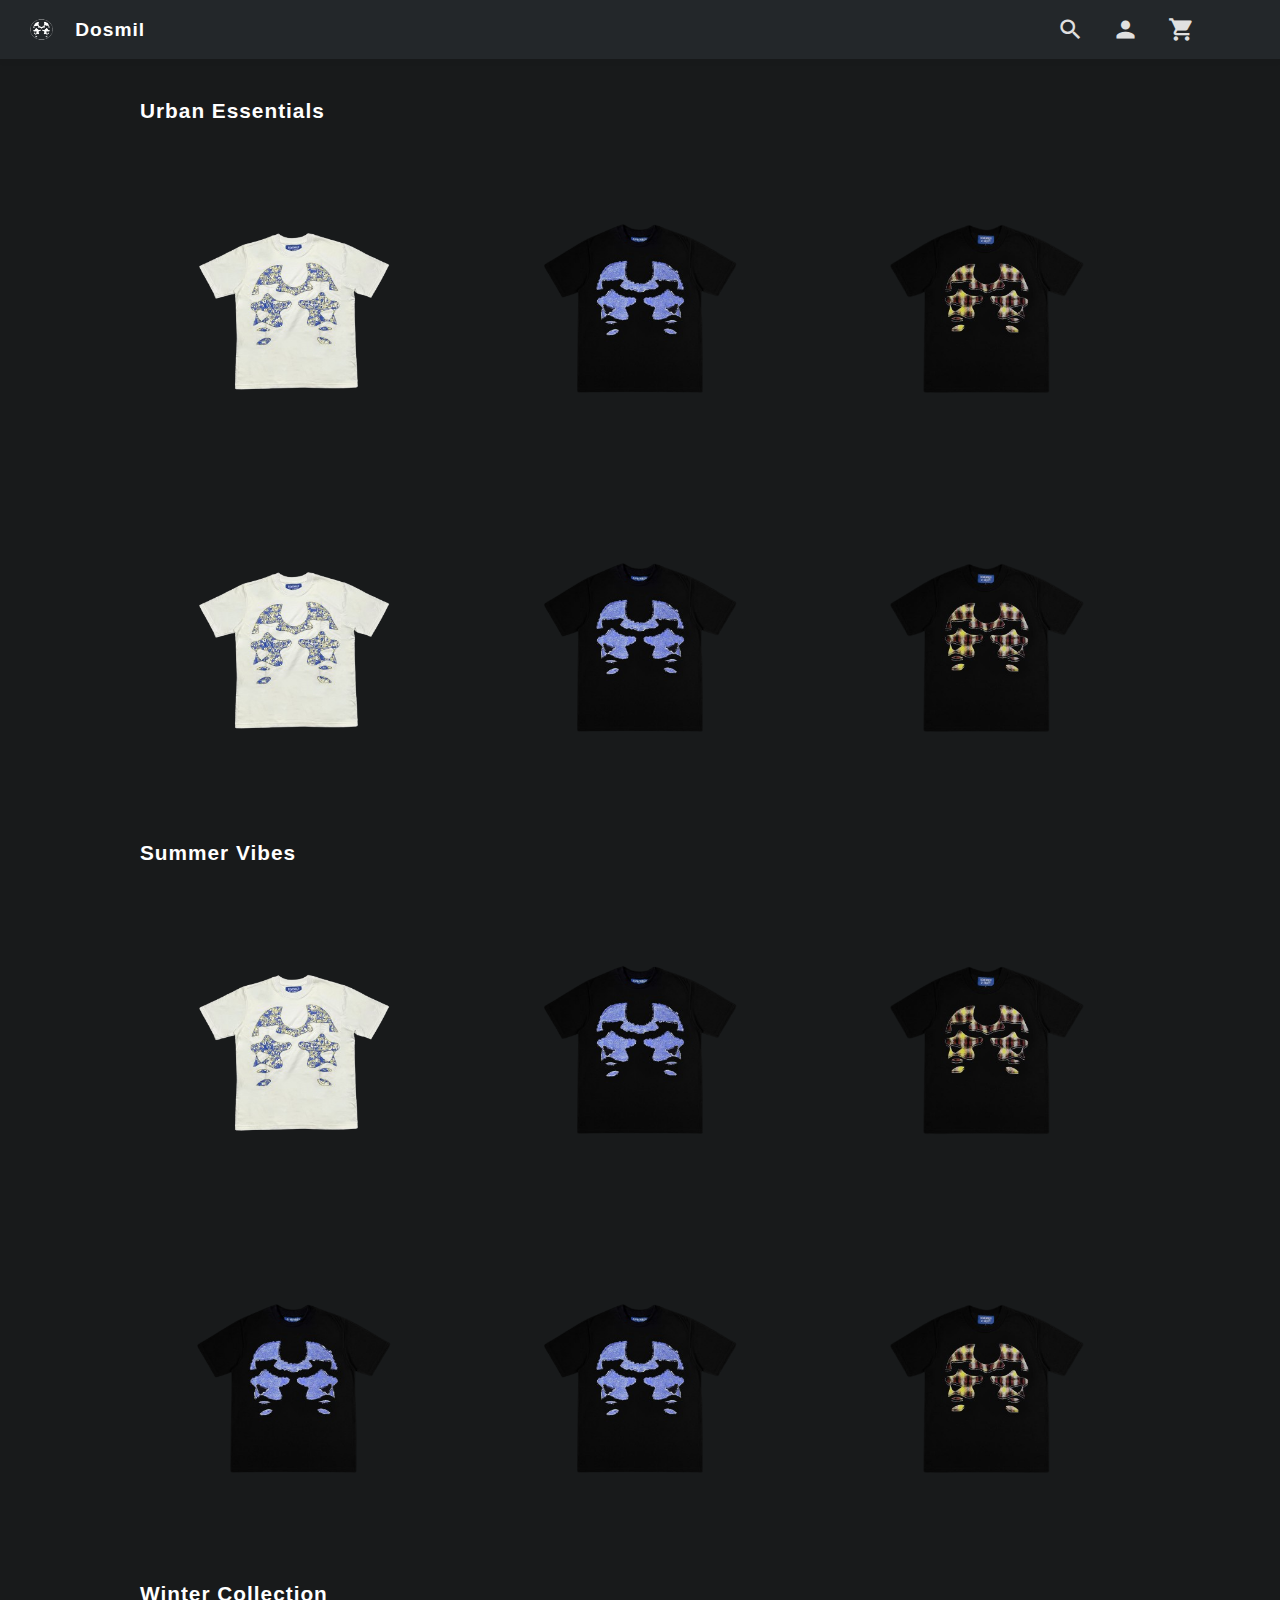
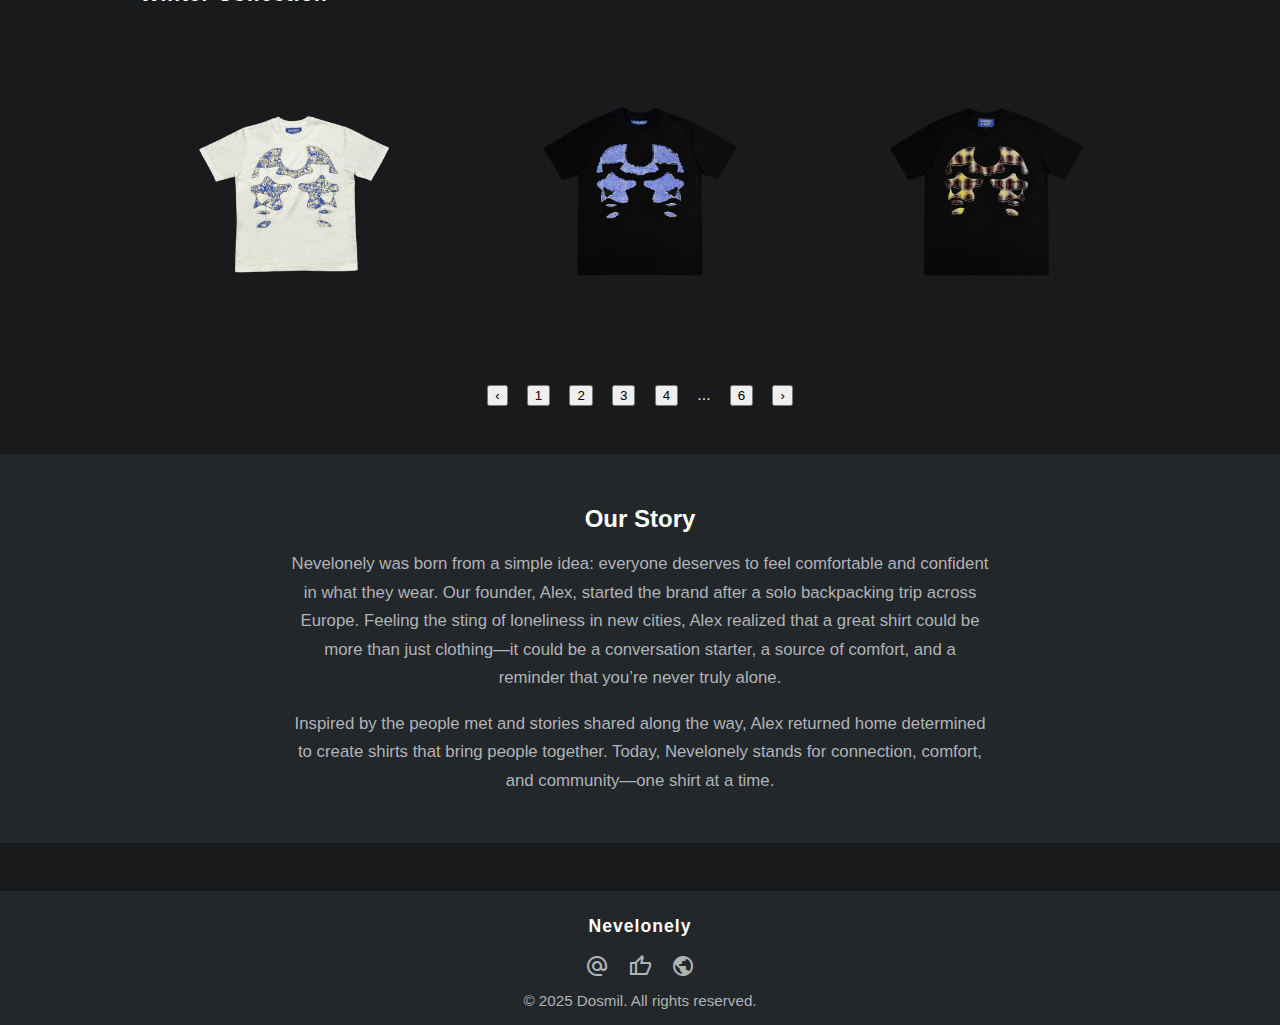
<file: index.html>
<!DOCTYPE html>
<html lang="en">
<head>
</title>
    <meta charset="UTF-8">
    <!-- Modern Google Font -->
    <link href="https://fonts.googleapis.com/css2?family=Inter:wght@400;600&display=swap" rel="stylesheet">
    <meta name="viewport" content="width=device-width, initial-scale=1.0">
    <meta http-equiv="X-UA-Compatible" content="IE=edge">
    <link rel="stylesheet" href="styles.css">
    <link href="https://fonts.googleapis.com/icon?family=Material+Icons" rel="stylesheet">
    <link href="https://fonts.googleapis.com/css2?family=Material+Symbols+Outlined" rel="stylesheet">
</head>
<body>
    <header>
        <nav class="navbar">
            <div class="logo">
                <img src="images/logo.png" alt="Dosmil Logo" class="logo-img">
                <span class="logo-text">Dosmil</span>
            </div>
            <div class="nav-icons">
                <button class="icon-btn" aria-label="Search"><span class="material-icons">search</span></button>
                <button class="icon-btn" aria-label="Account"><span class="material-icons">person</span></button>
                <button class="icon-btn" aria-label="Cart"><span class="material-icons">shopping_cart</span></button>
            </div>
        </nav>
    </header>
    <main>
        <section class="collection">
            <h2 class="collection-title">Urban Essentials</h2>
            <div class="shirt-container">
                <div class="shirt-card">
                    <a href="product1.html"><img src="images/shirt1.png" alt="Classic White Shirt"></a>
                    <h2>Classic White Shirt</h2>
                  
                </div>
                <div class="shirt-card">
                    <a href="product2.html"><img src="images/shirt2.png" alt="Black Shirt 1"></a>
                    <h2>Black Shirt 1</h2>
                   
                </div>
                <div class="shirt-card">
                    <a href="product3.html"><img src="images/shirt3.png" alt="Black Shirt 2"></a>
                    <h2>Black Shirt 2</h2>

                </div>
            </div>
            <div class="shirt-container">
                <div class="shirt-card">
                    <a href="product1.html"><img src="images/shirt1.png" alt="Classic White Shirt"></a>
                    <h2>Classic White Shirt</h2>
                    
                </div>
                <div class="shirt-card">
                    <a href="product2.html"><img src="images/shirt2.png" alt="Black Shirt 1"></a>
                    <h2>Black Shirt 1</h2>
                   
                </div>
                <div class="shirt-card">
                    <a href="product3.html"><img src="images/shirt3.png" alt="Black Shirt 2"></a>
                    <h2>Black Shirt 2</h2>
                   
                </div>
            </div>
            </section>
        <section class="collection">
            <h2 class="collection-title">Summer Vibes</h2>
            <div class="shirt-container">
                <div class="shirt-card">
                    <a href="product1.html"><img src="images/shirt1.png" alt="Classic White Shirt"></a>
                    <h2>Classic White Shirt</h2>
                    
                </div>
                <div class="shirt-card">
                    <a href="product2.html"><img src="images/shirt2.png" alt="Black Shirt 1"></a>
                    <h2>Black Shirt 1</h2>
                   
                </div>
                <div class="shirt-card">
                    <a href="product3.html"><img src="images/shirt3.png" alt="Black Shirt 2"></a>
                    <h2>Black Shirt 2</h2>
                    
                </div>
            </div>
            <div class="shirt-container">
                <div class="shirt-card">
                    <img src="images/shirt2.png" alt="Classic White Shirt">
                    <h2>Classic White Shirt</h2>
                   
                </div>
                <div class="shirt-card">
                    <img src="images/shirt2.png" alt="Black Shirt 1">
                    <h2>Black Shirt 1</h2>
                   
                </div>
                <div class="shirt-card">
                    <img src="images/shirt3.png" alt="Black Shirt 2">
                    <h2>Black Shirt 2</h2>
                   
                </div>
            </div>
        </section>
    </main>
    <section class="collection">
        <h2 class="collection-title">Winter Collection</h2>
        <div class="shirt-container">
            <div class="shirt-card">
                <a href="product1.html"><img src="images/shirt1.png" alt="White Winter Shirt"></a>
                <h2>White Winter Shirt</h2>
            </div>
            <div class="shirt-card">
                <a href="product2.html"><img src="images/shirt2.png" alt="Black Winter Shirt"></a>
                <h2>Black Winter Shirt</h2>
            </div>
            <div class="shirt-card">
                <a href="product3.html"><img src="images/shirt3.png" alt="Blue Winter Shirt"></a>
                <h2>Blue Winter Shirt</h2>
            </div>
        </div>
    </section>
    <nav class="pagination">
        <button class="pagination-btn" aria-label="Previous">&#x2039;</button>
        <button class="pagination-btn">1</button>
        <button class="pagination-btn active">2</button>
        <button class="pagination-btn">3</button>
        <button class="pagination-btn">4</button>
        <span class="pagination-ellipsis">...</span>
        <button class="pagination-btn">6</button>
        <button class="pagination-btn" aria-label="Next">&#x203A;</button>
    </nav>
    <section class="founder-story">
        <div class="story-container">
            <h2>Our Story</h2>
            <p>
                Nevelonely was born from a simple idea: everyone deserves to feel comfortable and confident in what they wear. Our founder, Alex, started the brand after a solo backpacking trip across Europe. Feeling the sting of loneliness in new cities, Alex realized that a great shirt could be more than just clothing—it could be a conversation starter, a source of comfort, and a reminder that you’re never truly alone.
            </p>
            <p>
                Inspired by the people met and stories shared along the way, Alex returned home determined to create shirts that bring people together. Today, Nevelonely stands for connection, comfort, and community—one shirt at a time.
            </p>
        </div>
    </section>
    <footer class="site-footer">
        <div class="footer-content">
            <span class="footer-logo">Nevelonely</span>
            <div class="footer-social">
                <a href="#" aria-label="Instagram" class="footer-icon"><span class="material-symbols-outlined">alternate_email</span></a>
                <a href="#" aria-label="Facebook" class="footer-icon"><span class="material-symbols-outlined">thumb_up</span></a>
                <a href="#" aria-label="Twitter" class="footer-icon"><span class="material-symbols-outlined">public</span></a>
            </div>
            <span class="footer-copy">&copy; 2025 Dosmil. All rights reserved.</span>
        </div>
    </footer>
</body>
</html>
</file>
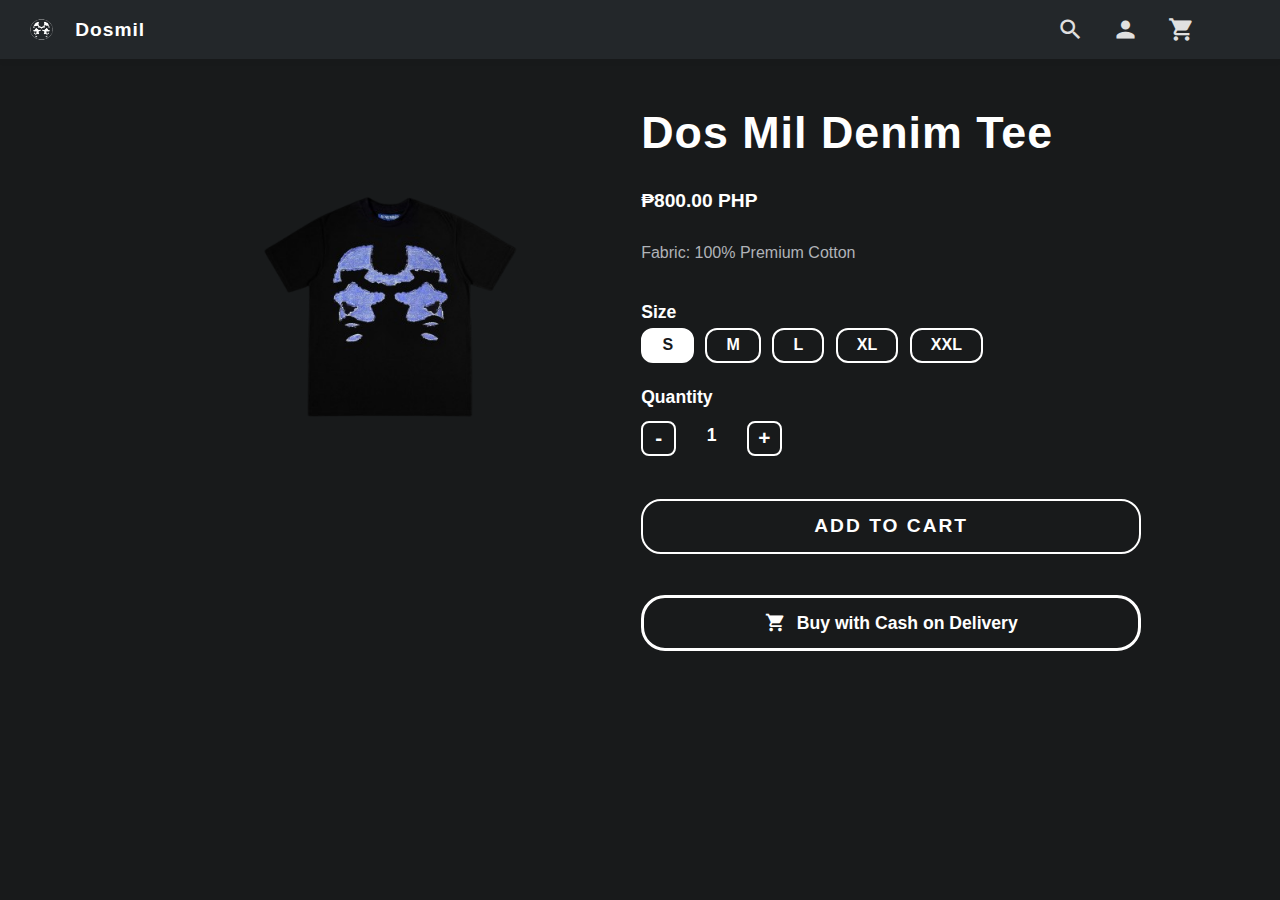
<file: product.html>
<!DOCTYPE html>
<html lang="en">
<head>
    <meta charset="UTF-8">
    <meta name="viewport" content="width=device-width, initial-scale=1.0">
    <title>Dosmil Product Detail</title>
    <link rel="stylesheet" href="styles.css">
    <link href="https://fonts.googleapis.com/css2?family=Inter:wght@400;600&display=swap" rel="stylesheet">
    <link href="https://fonts.googleapis.com/icon?family=Material+Icons" rel="stylesheet">
</head>
<body>
    <header>
        <nav class="navbar">
            <div class="logo">
                <img src="images/logo.png" alt="Dosmil Logo" class="logo-img">
                <span class="logo-text">Dosmil</span>
            </div>
            <div class="nav-icons">
                <button class="icon-btn" aria-label="Search"><span class="material-icons">search</span></button>
                <button class="icon-btn" aria-label="Account"><span class="material-icons">person</span></button>
                <button class="icon-btn" aria-label="Cart"><span class="material-icons">shopping_cart</span></button>
            </div>
        </nav>
    </header>
    <main>
        <div class="product-detail-container">
            <div class="product-image">
                <img src="images/shirt2.png" alt="Dos Mil Denim Tee">
            </div>
            <div class="product-info">
                <h1 class="product-title">Dos Mil Denim Tee</h1>
                <div class="product-price">₱800.00 PHP</div>
                <div class="product-fabric">Fabric: 100% Premium Cotton</div>
                <div class="product-sizes">
                    <span>Size</span>
                    <div class="size-options">
                        <button class="size-btn active">S</button>
                        <button class="size-btn">M</button>
                        <button class="size-btn">L</button>
                        <button class="size-btn">XL</button>
                        <button class="size-btn">XXL</button>
                    </div>
                </div>
                <div class="product-quantity">
                    <span>Quantity</span>
                    <div class="quantity-controls">
                        <button class="qty-btn">-</button>
                        <span class="qty-value">1</span>
                        <button class="qty-btn">+</button>
                    </div>
                </div>
                <button class="add-to-cart-btn">ADD TO CART</button>
                <button class="buy-cod-btn"><span class="material-icons">shopping_cart</span> Buy with Cash on Delivery</button>
            </div>
        </div>
    </main>
</body>
</html>
</file>
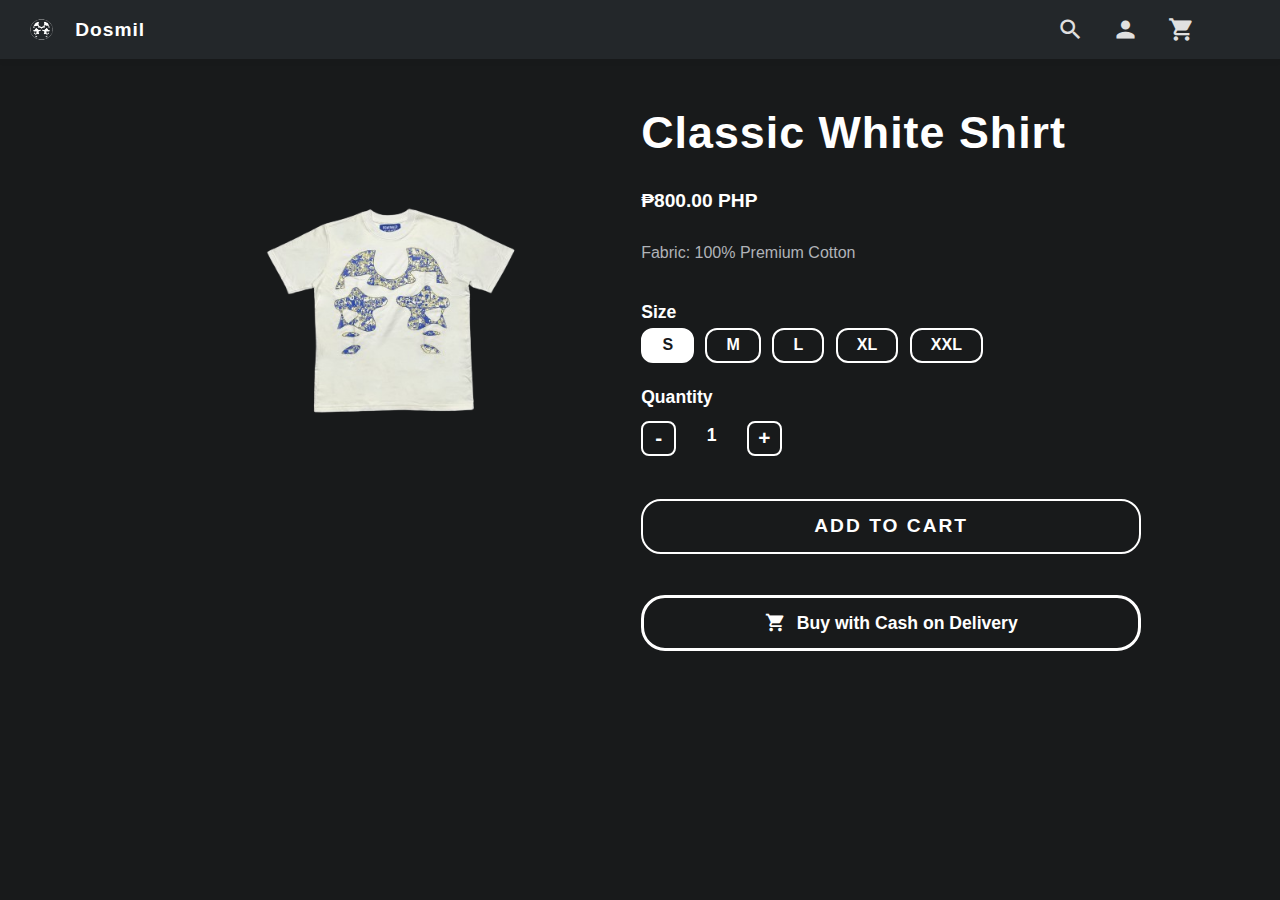
<file: product1.html>
<!DOCTYPE html>
<html lang="en">
<head>
    <meta charset="UTF-8">
    <meta name="viewport" content="width=device-width, initial-scale=1.0">
    <title>Classic White Shirt - Dosmil</title>
    <link rel="stylesheet" href="styles.css">
    <link href="https://fonts.googleapis.com/css2?family=Inter:wght@400;600&display=swap" rel="stylesheet">
    <link href="https://fonts.googleapis.com/icon?family=Material+Icons" rel="stylesheet">
</head>
<body>
    <header>
        <nav class="navbar">
            <div class="logo">
                <img src="images/logo.png" alt="Dosmil Logo" class="logo-img">
                <span class="logo-text">Dosmil</span>
            </div>
            <div class="nav-icons">
                <button class="icon-btn" aria-label="Search"><span class="material-icons">search</span></button>
                <button class="icon-btn" aria-label="Account"><span class="material-icons">person</span></button>
                <button class="icon-btn" aria-label="Cart"><span class="material-icons">shopping_cart</span></button>
            </div>
        </nav>
    </header>
    <main>
        <div class="product-detail-container">
            <div class="product-image">
                <img src="images/shirt1.png" alt="Classic White Shirt">
            </div>
            <div class="product-info">
                <h1 class="product-title">Classic White Shirt</h1>
                <div class="product-price">₱800.00 PHP</div>
                <div class="product-fabric">Fabric: 100% Premium Cotton</div>
                <div class="product-sizes">
                    <span>Size</span>
                    <div class="size-options">
                        <button class="size-btn active">S</button>
                        <button class="size-btn">M</button>
                        <button class="size-btn">L</button>
                        <button class="size-btn">XL</button>
                        <button class="size-btn">XXL</button>
                    </div>
                </div>
                <div class="product-quantity">
                    <span>Quantity</span>
                    <div class="quantity-controls">
                        <button class="qty-btn">-</button>
                        <span class="qty-value">1</span>
                        <button class="qty-btn">+</button>
                    </div>
                </div>
                <button class="add-to-cart-btn">ADD TO CART</button>
                <button class="buy-cod-btn"><span class="material-icons">shopping_cart</span> Buy with Cash on Delivery</button>
            </div>
        </div>
    </main>
</body>
</html>
</file>
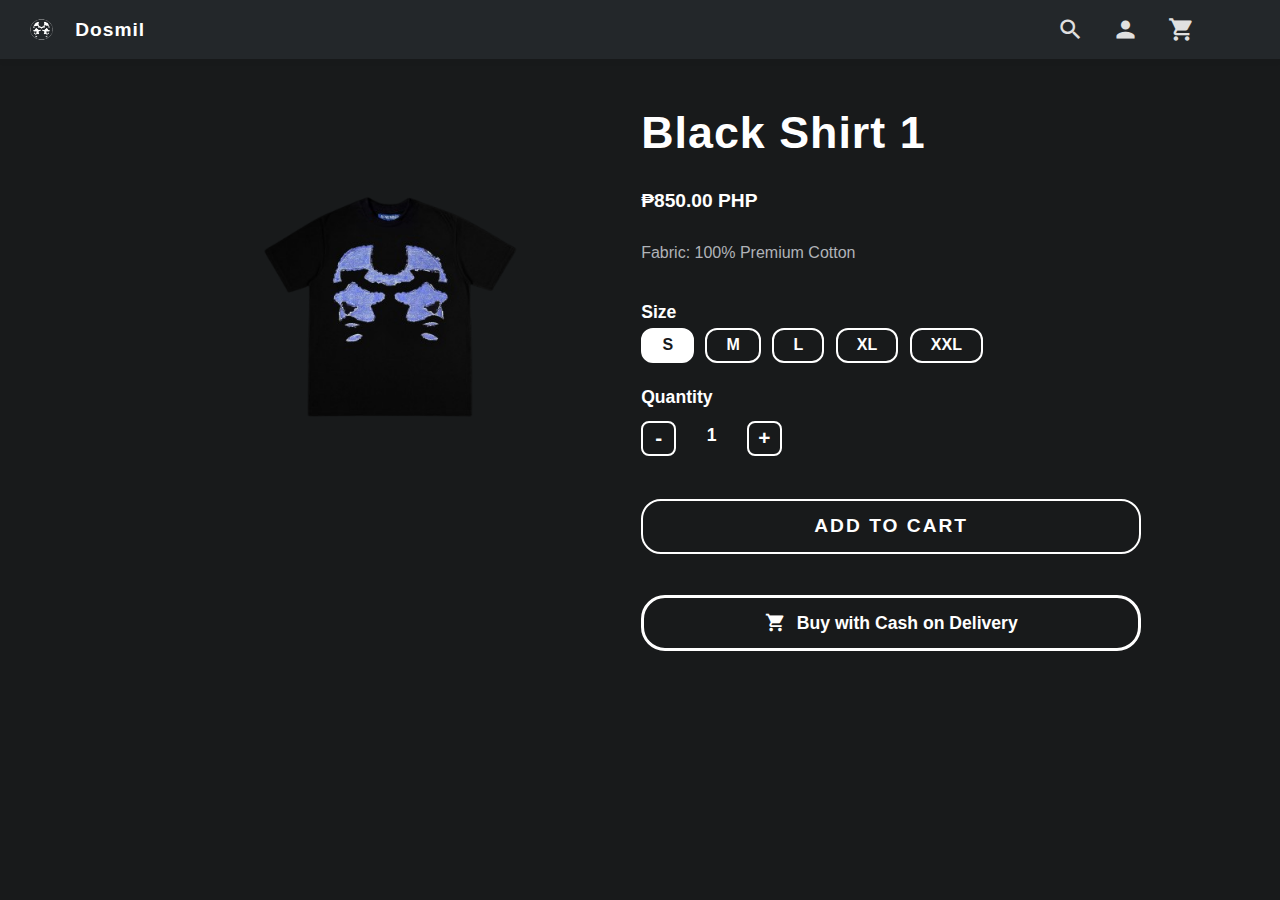
<file: product2.html>
<!DOCTYPE html>
<html lang="en">
<head>
    <meta charset="UTF-8">
    <meta name="viewport" content="width=device-width, initial-scale=1.0">
    <title>Black Shirt 1 - Dosmil</title>
    <link rel="stylesheet" href="styles.css">
    <link href="https://fonts.googleapis.com/css2?family=Inter:wght@400;600&display=swap" rel="stylesheet">
    <link href="https://fonts.googleapis.com/icon?family=Material+Icons" rel="stylesheet">
</head>
<body>
    <header>
        <nav class="navbar">
            <div class="logo">
                <img src="images/logo.png" alt="Dosmil Logo" class="logo-img">
                <span class="logo-text">Dosmil</span>
            </div>
            <div class="nav-icons">
                <button class="icon-btn" aria-label="Search"><span class="material-icons">search</span></button>
                <button class="icon-btn" aria-label="Account"><span class="material-icons">person</span></button>
                <button class="icon-btn" aria-label="Cart"><span class="material-icons">shopping_cart</span></button>
            </div>
        </nav>
    </header>
    <main>
        <div class="product-detail-container">
            <div class="product-image">
                <img src="images/shirt2.png" alt="Black Shirt 1">
            </div>
            <div class="product-info">
                <h1 class="product-title">Black Shirt 1</h1>
                <div class="product-price">₱850.00 PHP</div>
                <div class="product-fabric">Fabric: 100% Premium Cotton</div>
                <div class="product-sizes">
                    <span>Size</span>
                    <div class="size-options">
                        <button class="size-btn active">S</button>
                        <button class="size-btn">M</button>
                        <button class="size-btn">L</button>
                        <button class="size-btn">XL</button>
                        <button class="size-btn">XXL</button>
                    </div>
                </div>
                <div class="product-quantity">
                    <span>Quantity</span>
                    <div class="quantity-controls">
                        <button class="qty-btn">-</button>
                        <span class="qty-value">1</span>
                        <button class="qty-btn">+</button>
                    </div>
                </div>
                <button class="add-to-cart-btn">ADD TO CART</button>
                <button class="buy-cod-btn"><span class="material-icons">shopping_cart</span> Buy with Cash on Delivery</button>
            </div>
        </div>
    </main>
</body>
</html>
</file>
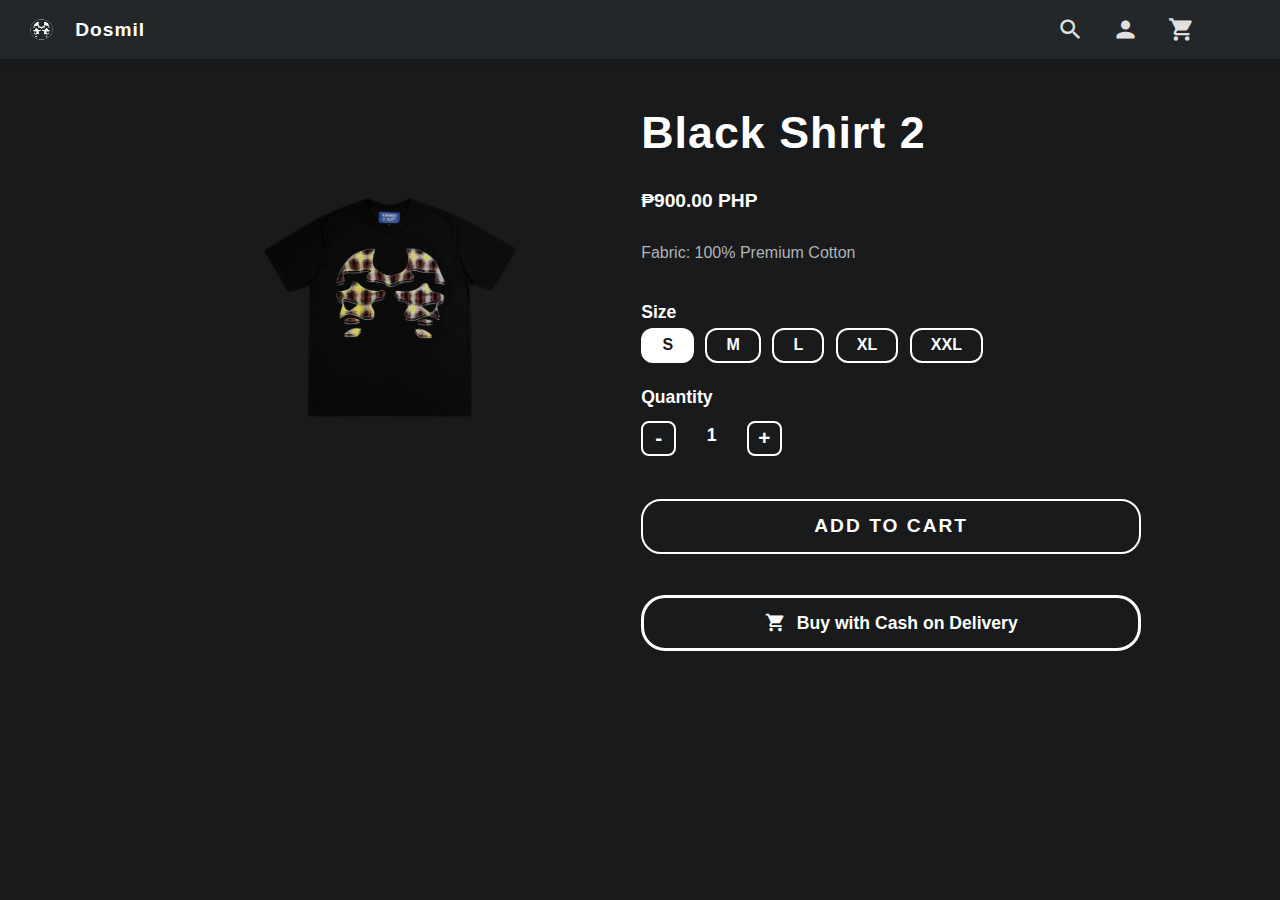
<file: product3.html>
<!DOCTYPE html>
<html lang="en">
<head>
    <meta charset="UTF-8">
    <meta name="viewport" content="width=device-width, initial-scale=1.0">
    <title>Black Shirt 2 - Dosmil</title>
    <link rel="stylesheet" href="styles.css">
    <link href="https://fonts.googleapis.com/css2?family=Inter:wght@400;600&display=swap" rel="stylesheet">
    <link href="https://fonts.googleapis.com/icon?family=Material+Icons" rel="stylesheet">
</head>
<body>
    <header>
        <nav class="navbar">
            <div class="logo">
                <img src="images/logo.png" alt="Dosmil Logo" class="logo-img">
                <span class="logo-text">Dosmil</span>
            </div>
            <div class="nav-icons">
                <button class="icon-btn" aria-label="Search"><span class="material-icons">search</span></button>
                <button class="icon-btn" aria-label="Account"><span class="material-icons">person</span></button>
                <button class="icon-btn" aria-label="Cart"><span class="material-icons">shopping_cart</span></button>
            </div>
        </nav>
    </header>
    <main>
        <div class="product-detail-container">
            <div class="product-image">
                <img src="images/shirt3.png" alt="Black Shirt 2">
            </div>
            <div class="product-info">
                <h1 class="product-title">Black Shirt 2</h1>
                <div class="product-price">₱900.00 PHP</div>
                <div class="product-fabric">Fabric: 100% Premium Cotton</div>
                <div class="product-sizes">
                    <span>Size</span>
                    <div class="size-options">
                        <button class="size-btn active">S</button>
                        <button class="size-btn">M</button>
                        <button class="size-btn">L</button>
                        <button class="size-btn">XL</button>
                        <button class="size-btn">XXL</button>
                    </div>
                </div>
                <div class="product-quantity">
                    <span>Quantity</span>
                    <div class="quantity-controls">
                        <button class="qty-btn">-</button>
                        <span class="qty-value">1</span>
                        <button class="qty-btn">+</button>
                    </div>
                </div>
                <button class="add-to-cart-btn">ADD TO CART</button>
                <button class="buy-cod-btn"><span class="material-icons">shopping_cart</span> Buy with Cash on Delivery</button>
            </div>
        </div>
    </main>
</body>
</html>
</file>
<file: styles.css>
.product-detail-container {
	display: flex;
	justify-content: center;
	align-items: flex-start;
	gap: 4vw;
	margin: 3rem auto 0 auto;
	max-width: 1400px;
	width: 100%;
	padding: 0 2vw;
}
.product-image img {
	width: 400px;
	max-width: 40vw;
	height: auto;
	background: transparent;
	border-radius: 0;
	box-shadow: none;
	display: block;
}
.product-info {
	color: #fff;
	max-width: 500px;
	width: 100%;
	display: flex;
	flex-direction: column;
	gap: 1.5rem;
}
.product-title {
	font-size: 2.8rem;
	font-weight: 700;
	margin: 0 0 0.5rem 0;
	letter-spacing: 1px;
}
.product-price {
	font-size: 1.2rem;
	font-weight: 600;
	margin-bottom: 0.5rem;
}
.product-fabric {
	font-size: 1rem;
	color: #b0b3b8;
	margin-bottom: 1rem;
}
.product-sizes span,
.product-quantity span {
	font-size: 1.1rem;
	font-weight: 600;
	margin-bottom: 0.3rem;
	display: block;
}
.size-options {
	display: flex;
	gap: 0.7rem;
	margin-top: 0.3rem;
}
.size-btn {
	background: none;
	border: 2px solid #fff;
	color: #fff;
	font-size: 1rem;
	padding: 0.4rem 1.2rem;
	border-radius: 12px;
	cursor: pointer;
	font-weight: 600;
	transition: background 0.15s, color 0.15s, border 0.15s;
}
.size-btn.active,
.size-btn:focus {
	background: #fff;
	color: #181a1b;
	border-color: #fff;
	outline: none;
}
.size-btn:hover:not(.active) {
	background: #23272a;
	color: #fff;
	border-color: #4fd1c5;
}
.product-quantity {
	display: flex;
	flex-direction: column;
	gap: 0.3rem;
}
.quantity-controls {
	display: flex;
	align-items: center;
	gap: 1.2rem;
	margin-top: 0.2rem;
}
.qty-btn {
	background: none;
	border: 2px solid #fff;
	color: #fff;
	font-size: 1.3rem;
	width: 2.2rem;
	height: 2.2rem;
	border-radius: 8px;
	cursor: pointer;
	font-weight: 600;
	transition: background 0.15s, color 0.15s, border 0.15s;
	display: flex;
	align-items: center;
	justify-content: center;
}
.qty-btn:focus,
.qty-btn:hover {
	background: #23272a;
	color: #4fd1c5;
	border-color: #4fd1c5;
	outline: none;
}
.qty-value {
	font-size: 1.2rem;
	font-weight: 600;
	min-width: 2rem;
	text-align: center;
	color: #fff;
}
.add-to-cart-btn {
	width: 100%;
	background: none;
	border: 2px solid #fff;
	color: #fff;
	font-size: 1.2rem;
	font-weight: 700;
	padding: 0.9rem 0;
	border-radius: 20px;
	margin-top: 1.2rem;
	cursor: pointer;
	letter-spacing: 2px;
	transition: background 0.15s, color 0.15s, border 0.15s;
}
.add-to-cart-btn:hover,
.add-to-cart-btn:focus {
	background: #fff;
	color: #181a1b;
	border-color: #fff;
	outline: none;
}
.buy-cod-btn {
	width: 100%;
	background: none;
	border: 3px solid #fff;
	color: #fff;
	font-size: 1.1rem;
	font-weight: 600;
	padding: 0.9rem 0;
	border-radius: 24px;
	margin-top: 1.1rem;
	cursor: pointer;
	display: flex;
	align-items: center;
	justify-content: center;
	gap: 0.7rem;
	transition: background 0.15s, color 0.15s, border 0.15s;
}
.buy-cod-btn:hover,
.buy-cod-btn:focus {
	background: #fff;
	color: #181a1b;
	border-color: #fff;
	outline: none;
}
.buy-cod-btn .material-icons {
	font-size: 1.3rem;
	vertical-align: middle;
}
@media (max-width: 900px) {
  .product-detail-container {
	flex-direction: column;
	align-items: center;
	gap: 2.5rem;
	padding: 0 1vw;
  }
  .product-image img {
	width: 80vw;
	max-width: 400px;
  }
  .product-info {
	max-width: 98vw;
	width: 100%;
	align-items: center;
	text-align: center;
  }
}
@media (max-width: 900px) {
	.shirt-container {
		gap: 1rem;
		max-width: 98vw;
	}
	.shirt-card {
		width: 45vw;
		max-width: 320px;
		min-width: 140px;
	}
	.shirt-card img {
		max-width: 320px;
		min-width: 140px;
	}
}

@media (max-width: 600px) {
	.shirt-container {
		flex-direction: column;
		align-items: center;
		gap: 1.2rem;
		margin: 1rem auto;
	}
	.shirt-card {
		width: 90vw;
		max-width: 98vw;
		min-width: 0;
		margin: 0 auto;
		text-align: center;
	}
		.shirt-card {
			width: 100vw;
			max-width: 100vw;
			min-width: 0;
			margin: 0 auto;
			text-align: center;
		.shirt-card img {
			width: 180px; /* Increased size for better visibility */
			height: auto;
		}
			display: block;
		}
	}

.logo-img {
	height: 2.2rem;
	width: auto;
	display: inline-block;
	vertical-align: middle;
	margin-right: 0.5rem;
}
.nav-icons {
	display: flex;
	gap: 1.2rem;
	align-items: center;
	margin-left: auto;
	margin-right: 3.5rem;
}

.icon-btn {
	background: none;
	border: none;
	padding: 0.3rem;
	border-radius: 50%;
	cursor: pointer;
	transition: background 0.15s;
	display: flex;
	align-items: center;
	justify-content: center;
}
.icon-btn:focus, .icon-btn:hover {
	background: rgba(255,255,255,0.07);
	outline: none;
}
.icon-btn .material-icons {
	font-size: 1.7rem;
	color: #e0e0e0;
}
.material-symbols-outlined {
	font-variation-settings:
		'FILL' 0,
		'wght' 400,
		'GRAD' 0,
		'opsz' 24;
	vertical-align: middle;
	font-size: 1.7rem;
}
.site-footer {
	background: #23272a;
	border-top: 1px solid #23272a;
	margin-top: 3rem;
	padding: 1.5rem 0 1rem 0;
	box-shadow: 0 -2px 8px rgba(0,0,0,0.03);
}

.footer-content {
	max-width: 1000px;
	margin: 0 auto;
	display: flex;
	flex-direction: column;
	align-items: center;
	gap: 0.7rem;
}

.footer-logo {
	font-weight: 600;
	font-size: 1.1rem;
	color: #fff;
	letter-spacing: 1px;
}

.footer-social {
	display: flex;
	gap: 1.2rem;
}

.footer-icon {
	color: #b0b3b8;
	font-size: 1.7rem;
	transition: color 0.15s;
	text-decoration: none;
}

.footer-icon:hover {
	color: #4fd1c5;
}

.footer-copy {
	color: #b0b3b8;
	font-size: 0.95rem;
}

.material-icons {
	vertical-align: middle;
	font-size: 1.7rem;
}
.collection {
	margin: 2.5rem auto 0 auto;
	max-width: 1000px;
	padding: 0 1.5rem;
}

.collection-title {
	font-size: 1.3rem;
	font-weight: 600;
	color: #fff;
	margin-bottom: 1.2rem;
	letter-spacing: 1px;
	text-align: left;
}

.founder-story {
	background: #23272a;
	margin: 3rem auto 0 auto;
	padding: 2rem 0;
	box-shadow: 0 2px 8px rgba(0,0,0,0.04);
}

.story-container {
	max-width: 700px;
	margin: 0 auto;
	padding: 0 1.5rem;
	text-align: center;
}

.founder-story h2 {
	font-size: 1.5rem;
	margin-bottom: 1rem;
	color: #fff;
	font-weight: 600;
}

.founder-story p {
	color: #b0b3b8;
	font-size: 1.05rem;
	line-height: 1.7;
	margin-bottom: 1rem;
}
body {
	font-family: 'Segoe UI', Arial, sans-serif;
	background: #181a1b;
	color: #e0e0e0;
	margin: 0;
	padding: 0;
}

header {
	background: #23272a;
	box-shadow: 0 2px 8px rgba(0,0,0,0.04);
	margin-bottom: 2rem;
}

.navbar {
	display: flex;
	align-items: center;
	justify-content: space-between;
	max-width: 10000px;
	margin: 0 auto;
	padding: 0.7rem 1.5rem;
}

.logo {
	display: flex;
	align-items: center;
	gap: 0.5rem;
}

.logo-icon {
	font-size: 1.7rem;
}

.logo-text {
	font-weight: 600;
	font-size: 1.2rem;
	color: #fff;
	letter-spacing: 1px;
}

.nav-links {
	list-style: none;
	display: flex;
	gap: 1.5rem;
	margin: 0;
	padding: 0;
}

.nav-links li a {
	text-decoration: none;
	color: #b0b3b8;
	font-size: 1rem;
	font-weight: 500;
	padding: 0.3rem 0.7rem;
	border-radius: 4px;
	transition: background 0.15s, color 0.15s;
}

.nav-links li a:hover {
	background: #23272a;
	color: #fff;
}

.shirt-container {
	display: flex;
	justify-content: center;
	align-items: flex-start;
	gap: 2.5rem;
	margin: 2rem auto 2rem auto;
	width: 100%;
	max-width: 1400px;
	background: transparent;
	box-shadow: none;
}

.shirt-card {
	background: transparent;
	border-radius: 0;
	box-shadow: none;
	padding: 0;
	text-align: center;
	width: 23vw;
	max-width: 350px;
	min-width: 160px;
	flex: 1 1 300px;
	transition: transform 0.2s;
}

.shirt-card:hover {
	transform: translateY(-5px) scale(1.03);
	box-shadow: 0 4px 16px rgba(0,0,0,0.25);
}

.shirt-card img {
	width: 100%;
	max-width: 350px;
	min-width: 160px;
	height: auto;
	border-radius: 0;
	margin-bottom: 0;
	background: transparent;
	box-shadow: none;
	display: block;
	margin-left: auto;
	margin-right: auto;
}

.shirt-card h2 {
	font-size: 1.1rem;
	margin: 0.5rem 0 0.2rem 0;
	color: #e0e0e0;
	display: none;
}

.shirt-card p {
	color: #4fd1c5;
	font-weight: bold;
	margin: 0;
	font-size: 1rem;
}
.pagination {
    display: flex;
    justify-content: center;
    align-items: center;
    gap: 1.2rem;
    margin: 2.5rem auto 1.5rem auto;
    font-family: inherit;
    width: 100%;
    max-width: 100vw;
}
</file>
